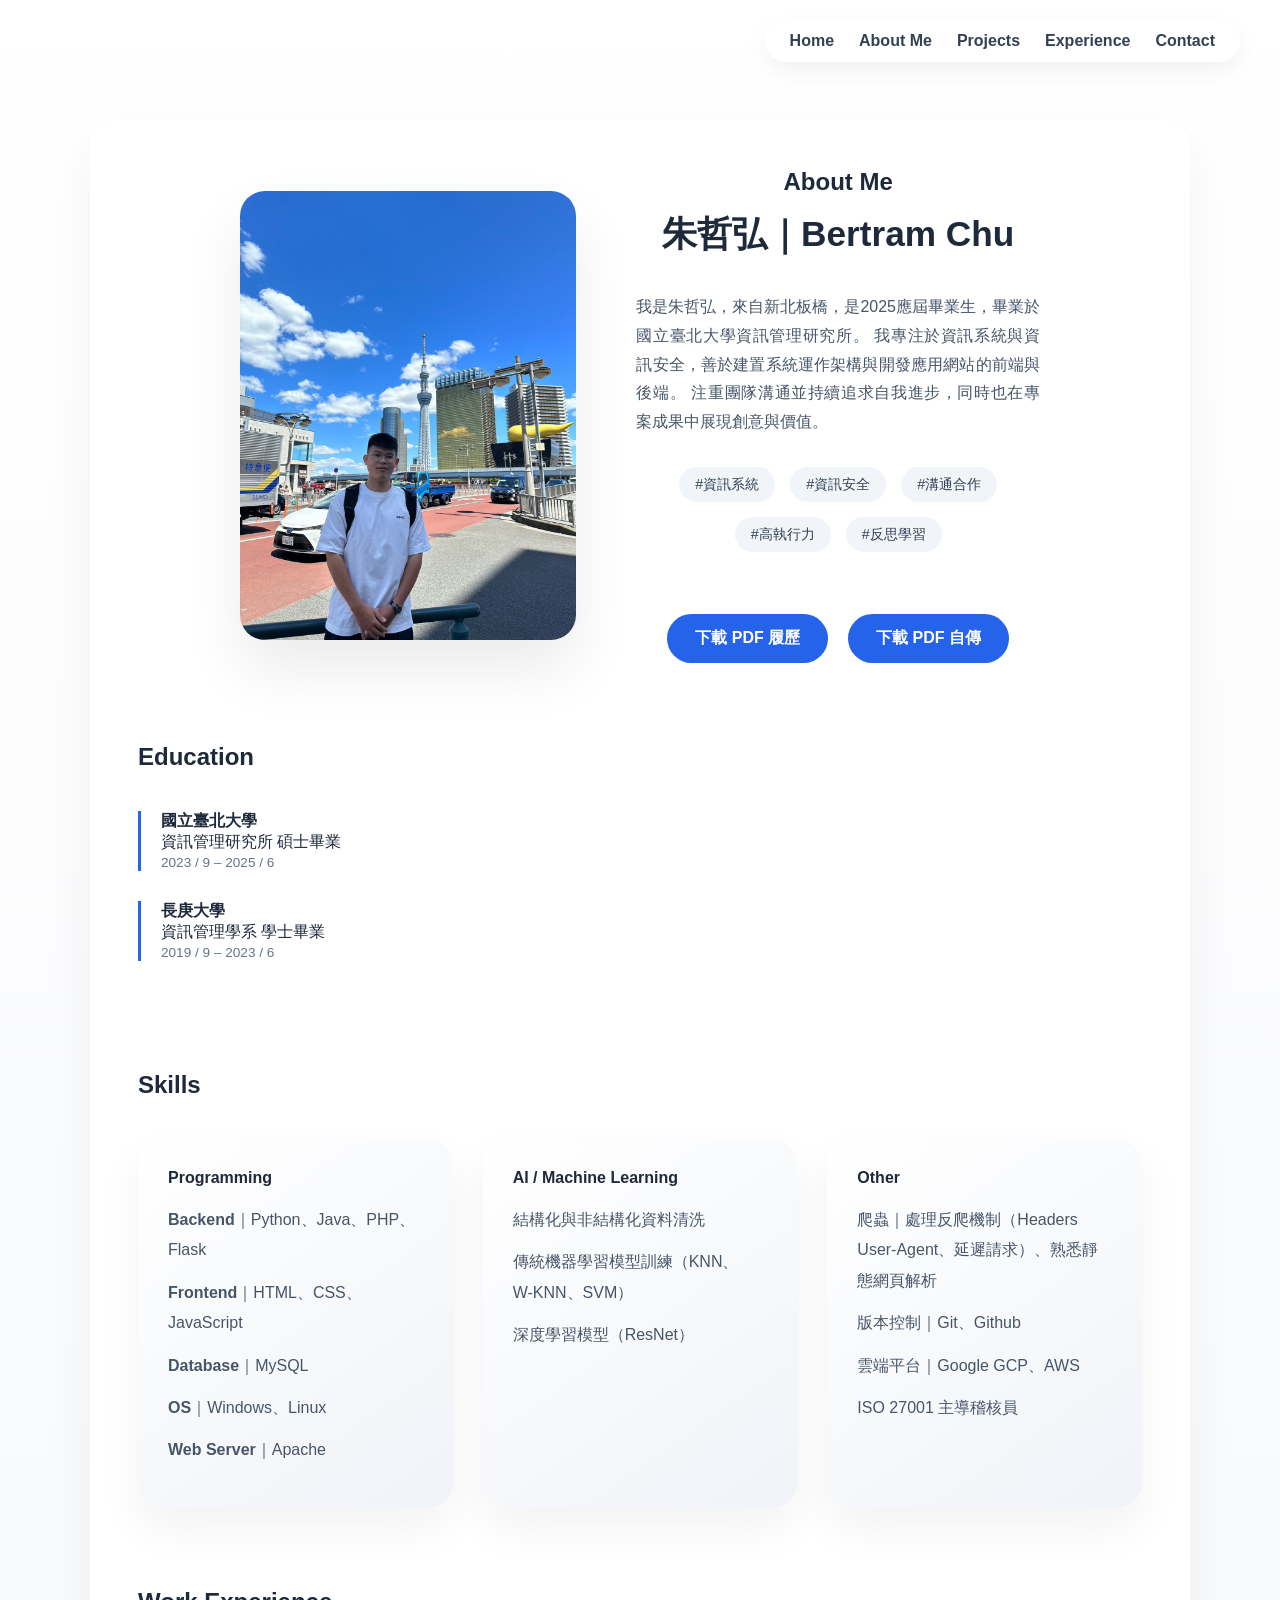
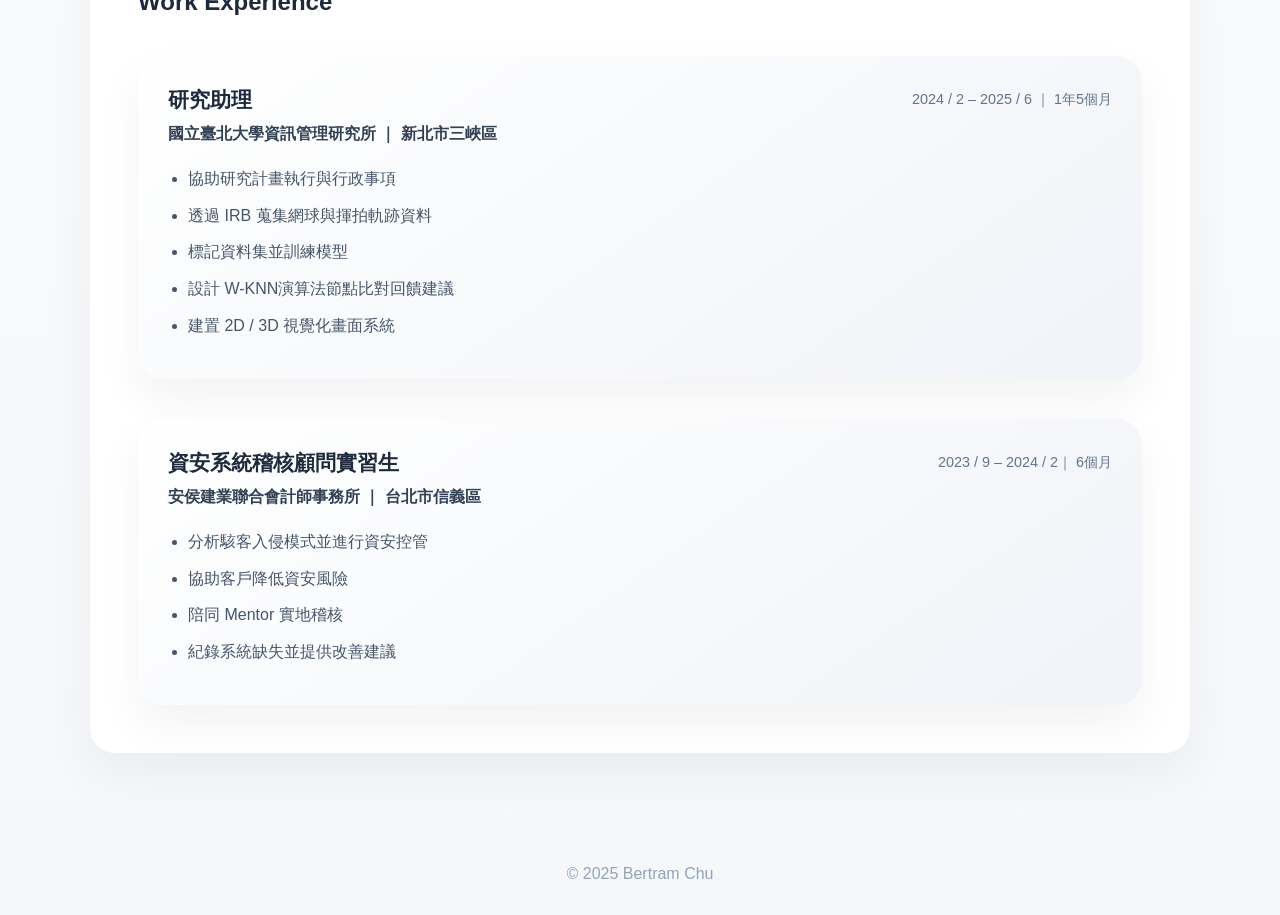
<file: about.html>
<!DOCTYPE html>
<html lang="zh-Hant">
<head>
<meta charset="UTF-8">
<meta name="viewport" content="width=device-width, initial-scale=1.0">
<title>Bertram Chu Portfolio</title>
<link rel="stylesheet" href="style.css">
</head>
<body>

<div class="header-wrapper">
<div class="nav-container">
<nav id="navMenu">
<a href="index.html">Home</a>
<a href="about.html">About Me</a>
<a href="projects.html">Projects</a>
<a href="experience.html">Experience</a>
<a href="contact.html">Contact</a>
</nav>
<div class="hamburger" onclick="toggleMenu()">
<span></span>
<span></span>
<span></span>
</div>
</div>
</div>


<div class="section-card about-wrapper">

<!-- 個人簡介區 -->
<div class="about-intro about-layout">

<!-- 左側：照片 -->
<div class="about-photo">
<img src="image/profile.jpg" alt="Bertram Chu">
</div>

<!-- 右側：文字 -->
<div class="about-content">

<h2>About Me</h2>
<h3 class="about-name">朱哲弘｜Bertram Chu</h3>

<p class="about-text">
    我是朱哲弘，來自新北板橋，是2025應屆畢業生，畢業於國立臺北大學資訊管理研究所。
    我專注於資訊系統與資訊安全，善於建置系統運作架構與開發應用網站的前端與後端。
    注重團隊溝通並持續追求自我進步，同時也在專案成果中展現創意與價值。
</p>

<div class="tag-group">
    <span>#資訊系統</span>
    <span>#資訊安全</span>
    <span>#溝通合作</span>
    <span>#高執行力</span>
    <span>#反思學習</span>
</div>

<div class="btn-group">
    <a href="assets/Bertram_Chu_Resume.pdf" class="btn" download>下載 PDF 履歷</a>
    <a href="assets/Bertram_Chu_Autobiography.pdf" class="btn" download>下載 PDF 自傳</a>
</div>

</div>
</div>

<!-- 學歷區 -->
<div class="about-block">
    <h2>Education</h2>

    <div class="timeline-item">
    <h4>國立臺北大學</h4>
    <p>資訊管理研究所 碩士畢業</p>
    <span>2023 / 9 – 2025 / 6</span>
    </div>

    <div class="timeline-item">
    <h4>長庚大學</h4>
    <p>資訊管理學系 學士畢業</p>
    <span>2019 / 9 – 2023 / 6</span>
    </div>
</div>

<!-- 專長區 -->
<div class="about-block">
    <h2>Skills</h2>

    <div class="skills-grid">

    <div class="skill-card">
        <h4>Programming</h4>
        <p><strong>Backend</strong>｜Python、Java、PHP、Flask</p>
        <p><strong>Frontend</strong>｜HTML、CSS、JavaScript</p>
        <p><strong>Database</strong>｜MySQL</p>
        <p><strong>OS</strong>｜Windows、Linux</p>
        <p><strong>Web Server</strong>｜Apache</p>
    </div>

    <div class="skill-card">
        <h4>AI / Machine Learning</h4>
        <p>結構化與非結構化資料清洗</p>
        <p>傳統機器學習模型訓練（KNN、<br>W-KNN、SVM）</p>
        <p>深度學習模型（ResNet）</p>
    </div>

    <div class="skill-card">
        <h4>Other</h4>
        <p>爬蟲｜處理反爬機制（Headers User-Agent、延遲請求）、熟悉靜態網頁解析</p>
        <p>版本控制｜Git、Github</p>
        <p>雲端平台｜Google GCP、AWS</p>
        <p>ISO 27001 主導稽核員</p>
    </div>

    </div>
</div>
<!-- 工作經驗區 -->
<div class="about-block">
<h2>Work Experience</h2>

<div class="experience-grid">

<!-- 研究助理 -->
<div class="experience-card">
    <div class="exp-header">
    <h4>研究助理</h4>
    <span>2024 / 2 – 2025 / 6 ｜ 1年5個月</span>
    </div>

    <p class="exp-company">
    國立臺北大學資訊管理研究所 ｜ 新北市三峽區
    </p>

    <ul>
    <li>協助研究計畫執行與行政事項</li>
    <li>透過 IRB 蒐集網球與揮拍軌跡資料</li>
    <li>標記資料集並訓練模型</li>
    <li>設計 W-KNN演算法節點比對回饋建議</li>
    <li>建置 2D / 3D 視覺化畫面系統</li>
    </ul>
</div>

<!-- 資安實習 -->
<div class="experience-card">
    <div class="exp-header">
    <h4>資安系統稽核顧問實習生</h4>
    <span>2023 / 9 – 2024 / 2｜ 6個月</span>
    </div>

    <p class="exp-company">
    安侯建業聯合會計師事務所 ｜ 台北市信義區
    </p>

    <ul>
    <li>分析駭客入侵模式並進行資安控管</li>
    <li>協助客戶降低資安風險</li>
    <li>陪同 Mentor 實地稽核</li>
    <li>紀錄系統缺失並提供改善建議</li>
    </ul>
</div>

</div>
</div>

</div>


<footer>© 2025 Bertram Chu</footer>
<script src="script.js"></script>
</body>
</html>
</file>
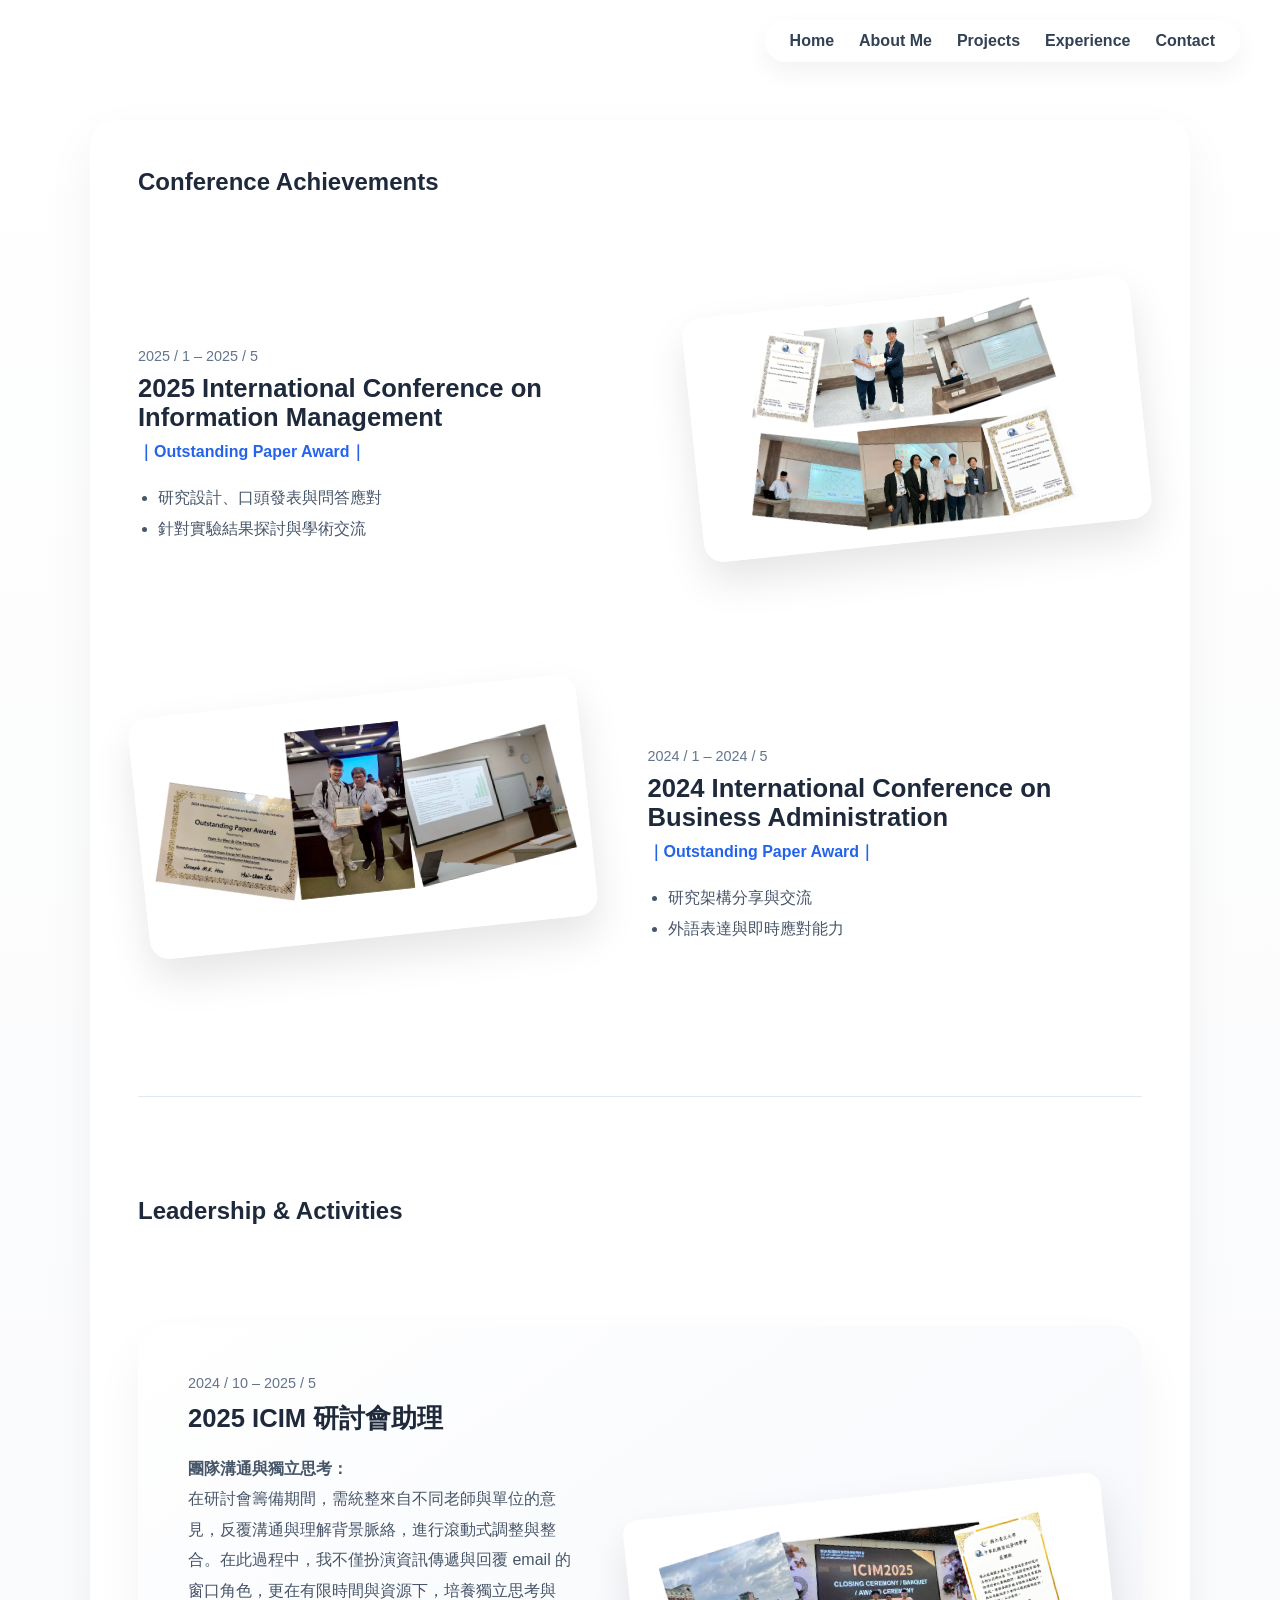
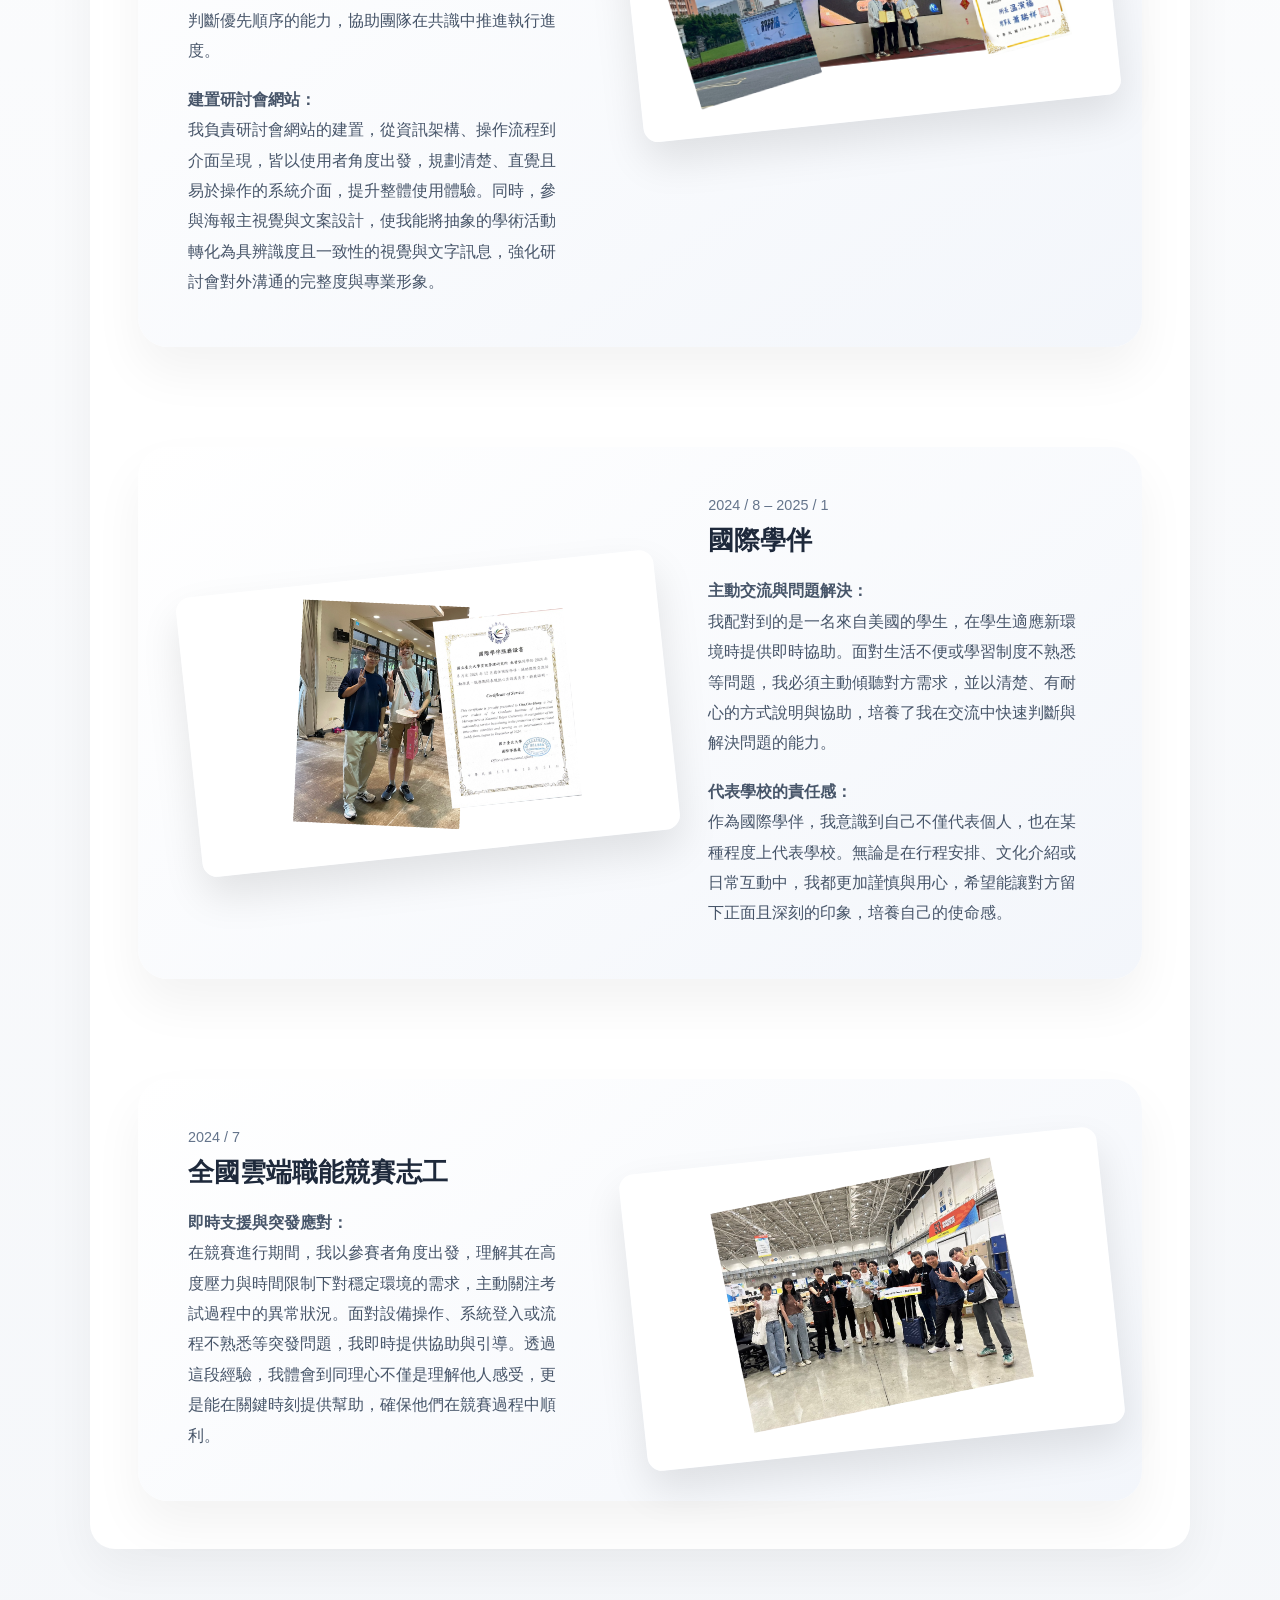
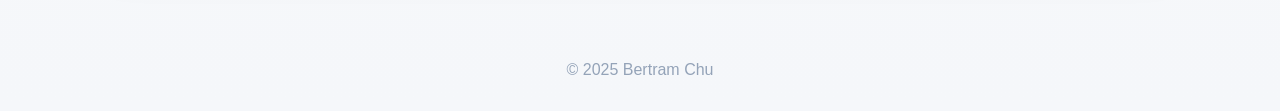
<file: experience.html>
<!DOCTYPE html>
<html lang="zh-Hant">
<head>
<meta charset="UTF-8">
<meta name="viewport" content="width=device-width, initial-scale=1.0">
<title>Bertram Chu Portfolio</title>
<link rel="stylesheet" href="style.css">
</head>
<body>

<div class="header-wrapper">
<div class="nav-container">
<nav id="navMenu">
<a href="index.html">Home</a>
<a href="about.html">About Me</a>
<a href="projects.html">Projects</a>
<a href="experience.html">Experience</a>
<a href="contact.html">Contact</a>
</nav>
<div class="hamburger" onclick="toggleMenu()">
<span></span>
<span></span>
<span></span>
</div>
</div>
</div>


<div class="section-card conference-wrapper">

<h2>Conference Achievements</h2>

<!-- ================= 2025 ICIM ================= -->
<div class="conf-block">

<div class="conf-content">
<span class="conf-date">2025 / 1 – 2025 / 5</span>
<h3>2025 International Conference on Information Management</h3>
<p class="conf-award">｜Outstanding Paper Award｜</p>

<ul>
    <li>研究設計、口頭發表與問答應對</li>
    <li>針對實驗結果探討與學術交流</li>
</ul>
</div>

<div class="conf-gallery collage">
<img src="images/icim_2025_1.png">
</div>

</div>


<!-- ================= 2024 ICBA ================= -->
<div class="conf-block reverse">

<div class="conf-content">
<span class="conf-date">2024 / 1 – 2024 / 5</span>
<h3>2024 International Conference on Business Administration</h3>
<p class="conf-award">｜Outstanding Paper Award｜</p>

<ul>
    <li>研究架構分享與交流</li>
    <li>外語表達與即時應對能力</li>
</ul>
</div>

<div class="conf-gallery collage">
<img src="images/icba_2024_1.png">
</div>

</div>

<hr class="conf-divider">

<h2>Leadership & Activities</h2>

<!-- ================= ICIM 助理 ================= -->
<div class="activity-block activity-layout">

<div class="activity-content">
<span class="conf-date">2024 / 10 – 2025 / 5</span>
<h3>2025 ICIM 研討會助理</h3>

<p class="activity-title">團隊溝通與獨立思考：</p>
<p>
    在研討會籌備期間，需統整來自不同老師與單位的意見，反覆溝通與理解背景脈絡，進行滾動式調整與整合。在此過程中，我不僅扮演資訊傳遞與回覆 email 的窗口角色，更在有限時間與資源下，培養獨立思考與判斷優先順序的能力，協助團隊在共識中推進執行進度。
</p>

<p class="activity-title">建置研討會網站：</p>
<p>
    我負責研討會網站的建置，從資訊架構、操作流程到介面呈現，皆以使用者角度出發，規劃清楚、直覺且易於操作的系統介面，提升整體使用體驗。同時，參與海報主視覺與文案設計，使我能將抽象的學術活動轉化為具辨識度且一致性的視覺與文字訊息，強化研討會對外溝通的完整度與專業形象。
</p>
</div>

<div class="activity-gallery collage">
<img src="images/icim_assistant_1.png">
</div>

</div>


<!-- ================= 國際學伴 ================= -->
<div class="activity-block activity-layout reverse">

<div class="activity-content">
<span class="conf-date">2024 / 8 – 2025 / 1</span>
<h3>國際學伴</h3>

<p class="activity-title">主動交流與問題解決：</p>
<p>
    我配對到的是一名來自美國的學生，在學生適應新環境時提供即時協助。面對生活不便或學習制度不熟悉等問題，我必須主動傾聽對方需求，並以清楚、有耐心的方式說明與協助，培養了我在交流中快速判斷與解決問題的能力。
</p>

<p class="activity-title">代表學校的責任感：</p>
<p>
    作為國際學伴，我意識到自己不僅代表個人，也在某種程度上代表學校。無論是在行程安排、文化介紹或日常互動中，我都更加謹慎與用心，希望能讓對方留下正面且深刻的印象，培養自己的使命感。
</p>
</div>

<div class="activity-gallery collage">
<img src="images/international_friend_1.png">
</div>

</div>


<!-- ================= 競賽志工 ================= -->
<div class="activity-block activity-layout">

<div class="activity-content">
<span class="conf-date">2024 / 7 </span>
<h3>全國雲端職能競賽志工</h3>

<p class="activity-title">即時支援與突發應對：</p>
<p>
    在競賽進行期間，我以參賽者角度出發，理解其在高度壓力與時間限制下對穩定環境的需求，主動關注考試過程中的異常狀況。面對設備操作、系統登入或流程不熟悉等突發問題，我即時提供協助與引導。透過這段經驗，我體會到同理心不僅是理解他人感受，更是能在關鍵時刻提供幫助，確保他們在競賽過程中順利。
</p>
</div>

<div class="activity-gallery collage">
<img src="images/cloud_competition_1.png">
</div>

</div>

</div>
</div>


<footer>© 2025 Bertram Chu</footer>
<script src="script.js"></script>
</body>
</html>
</file>
<file: style.css>
/* =====================================================
1️⃣ GLOBAL RESET & BASE
===================================================== */

* {
margin: 0;
padding: 0;
box-sizing: border-box;
}

body {
font-family: 'Segoe UI', sans-serif;
background: linear-gradient(180deg, #ffffff, #f5f7fa);
color: #1e293b;
}


/* =====================================================
2️⃣ NAVIGATION
===================================================== */

.header-wrapper {
position: fixed;
top: 20px;
right: 40px;
z-index: 1000;
}

.nav-container {
display: flex;
align-items: center;
}

nav {
display: flex;
gap: 25px;
background: rgba(255,255,255,0.85);
backdrop-filter: blur(12px);
padding: 12px 25px;
border-radius: 40px;
box-shadow: 0 10px 25px rgba(0,0,0,0.05);
}

nav a {
text-decoration: none;
color: #334155;
font-weight: 600;
}

nav a:hover {
color: #2563eb;
}

.hamburger {
display: none;
flex-direction: column;
cursor: pointer;
margin-left: 15px;
}

.hamburger span {
width: 25px;
height: 3px;
background: #334155;
margin: 4px 0;
border-radius: 2px;
}


/* =====================================================
3️⃣ HERO SECTION
===================================================== */

.hero {
height: 100vh;
display: flex;
flex-direction: column;
justify-content: center;
align-items: center;
text-align: center;
}

.hero h1 {
font-size: 3rem;
}

.hero p {
margin-top: 1rem;
font-size: 1.2rem;
color: #64748b;
}


/* =====================================================
4️⃣ COMMON COMPONENTS
===================================================== */

.btn {
margin-top: 2rem;
padding: 14px 28px;
border-radius: 30px;
background: #2563eb;
color: white;
text-decoration: none;
font-weight: bold;
display: inline-block;
transition: 0.3s;
}

.btn:hover {
background: #1d4ed8;
}

.secondary-btn {
background: #e2e8f0;
color: #1e293b;
}

.secondary-btn:hover {
background: #cbd5e1;
}

.section-card {
max-width: 1100px;
margin: 120px auto 80px auto;
padding: 3rem;
background: white;
border-radius: 25px;
box-shadow: 0 20px 50px rgba(0,0,0,0.05);
}

.btn-group {
margin-top: 30px;
display: flex;
gap: 20px;
flex-wrap: wrap;
}


/* =====================================================
5️⃣ CARD SYSTEM (Reusable)
===================================================== */

.card-grid,
.skills-grid,
.experience-grid {
display: grid;
gap: 30px;
}

.card-grid {
grid-template-columns: repeat(auto-fit, minmax(280px, 1fr));
}

.skills-grid {
grid-template-columns: repeat(auto-fit, minmax(280px, 1fr));
}

.experience-grid {
grid-template-columns: 1fr;
gap: 40px;
}

.card,
.skill-card,
.experience-card {
background: linear-gradient(145deg, #ffffff, #f0f3f8);
border-radius: 25px;
padding: 30px;
box-shadow: 0 20px 45px rgba(0,0,0,0.05);
transition: 0.3s ease;
}

.card:hover,
.skill-card:hover,
.experience-card:hover {
transform: translateY(-6px);
}


/* =====================================================
6️⃣ ABOUT SECTION
===================================================== */

.about-wrapper {
display: flex;
flex-direction: column;
gap: 80px;
}

.about-layout {
display: flex;
align-items: center;
gap: 60px;
}

.about-photo {
flex: 1;
display: flex;
justify-content: center;
}

.about-photo img {
width: 100%;
max-width: 350px;
border-radius: 25px;
box-shadow: 0 30px 60px rgba(0,0,0,0.08);
transition: 0.4s ease;
}

.about-photo img:hover {
transform: translateY(-10px);
}

.about-content {
flex: 1.2;
display: flex;
flex-direction: column;
align-items: center;
text-align: center;
}

.about-text {
    max-width: 650px;
    line-height: 1.9;
}

.about-intro {
text-align: center;
max-width: 800px;
margin: 0 auto;
}

.about-name {
font-size: 2.2rem;
margin: 15px 0;
font-weight: 700;
}

.about-text {
margin-top: 20px;
line-height: 1.8;
color: #475569;
text-align: justify;
}

.tag-group {
margin-top: 30px;
display: flex;
flex-wrap: wrap;
justify-content: center;
gap: 15px;
}

.tag-group span {
padding: 8px 16px;
background: #f1f5f9;
border-radius: 30px;
font-size: 0.9rem;
color: #334155;
transition: 0.3s;
}

.tag-group span:hover {
background: #2563eb;
color: white;
}


/* =====================================================
7️⃣ EDUCATION
===================================================== */

.about-block h2 {
margin-bottom: 40px;
}

.timeline-item {
margin-bottom: 30px;
padding-left: 20px;
border-left: 3px solid #2563eb;
}

.timeline-item span {
font-size: 0.85rem;
color: #64748b;
}


/* =====================================================
8️⃣ SKILLS
===================================================== */

.skill-card p {
margin-bottom: 12px;
line-height: 1.9;
color: #475569;
}

.skill-card h4 {
margin-bottom: 18px;
}


/* =====================================================
9️⃣ EXPERIENCE
===================================================== */

.exp-header {
display: flex;
justify-content: space-between;
align-items: center;
flex-wrap: wrap;
}

.exp-header h4 {
font-size: 1.3rem;
}

.exp-header span {
font-size: 0.9rem;
color: #64748b;
}

.exp-company {
margin-top: 10px;
font-weight: 600;
color: #334155;
}

.experience-card ul {
margin-top: 20px;
padding-left: 20px;
color: #475569;
line-height: 1.8;
}

.experience-card li {
margin-bottom: 8px;
}


/* =====================================================
🔟 GALLERY
===================================================== */

.gallery {
display: grid;
grid-template-columns: repeat(auto-fit, minmax(250px, 1fr));
gap: 20px;
}

.gallery img {
width: 100%;
border-radius: 15px;
height: 220px;
object-fit: cover;
}


/* =====================================================
11️⃣ FOOTER
===================================================== */

footer {
text-align: center;
padding: 2rem;
color: #94a3b8;
}


/* =====================================================
12️⃣ RESPONSIVE
===================================================== */

@media (max-width: 900px) {
.about-layout {
flex-direction: column;
text-align: center;
}

.about-content {
margin-top: 30px;
}
}

@media (max-width: 768px) {

nav {
position: absolute;
top: 60px;
right: 0;
flex-direction: column;
gap: 15px;
padding: 20px;
border-radius: 20px;
display: none;
}

nav.active {
display: flex;
}

.hamburger {
display: flex;
}
}

/* =====================================================
PROJECTS SECTION
===================================================== */

.projects-wrapper {
display: flex;
flex-direction: column;
gap: 100px;
}

.project-block {
display: flex;
gap: 60px;
align-items: center;
}

.project-block:nth-child(even) {
flex-direction: row-reverse;
}

.project-media {
flex: 1;
}

.carousel video {
width: 100%;
border-radius: 20px;
box-shadow: 0 20px 45px rgba(0,0,0,0.08);
margin-bottom: 20px;
}

.project-content {
flex: 1.2;
}

.project-content h3 {
font-size: 1.8rem;
margin-bottom: 10px;
}

.project-date {
display: block;
margin-bottom: 15px;
color: #64748b;
font-size: 0.9rem;
}

.project-award {
font-weight: 600;
margin-bottom: 20px;
color: #2563eb;
}

.project-content ul {
padding-left: 20px;
line-height: 1.9;
color: #475569;
}

.project-title {
font-weight: 600;
margin: 20px 0;
}

/* Thesis full width */
.full-width {
flex: 1;
}

.thesis-block {
padding-bottom: 20px;
border-bottom: 1px solid #e2e8f0;
}

/* ================= RESPONSIVE ================= */

@media (max-width: 900px) {
.project-block {
flex-direction: column !important;
}
}

/* =====================================================
CONFERENCE SECTION
===================================================== */

.conference-wrapper {
display: flex;
flex-direction: column;
gap: 100px;
}

.conf-block {
display: flex;
align-items: center;
gap: 60px;
}

.conf-block.reverse {
flex-direction: row-reverse;
}

.conf-content {
flex: 1.1;
}

.conf-date {
display: block;
margin-bottom: 10px;
color: #64748b;
font-size: 0.9rem;
}

.conf-content h3 {
font-size: 1.6rem;
margin-bottom: 10px;
}

.conf-award {
color: #2563eb;
font-weight: 600;
margin-bottom: 20px;
}

.conf-content ul {
padding-left: 20px;
line-height: 1.9;
color: #475569;
}

.conf-gallery {
flex: 1;
position: relative;
min-height: 300px;
}

.collage img {
position: relative;   /* 改這個 */
width: 100%;
max-width: 550px;     /* 放大 */
border-radius: 20px;
box-shadow: 0 20px 40px rgba(0,0,0,0.1);
}

.collage img:nth-child(1) { top: 0; left: 0; transform: rotate(-6deg); }
.collage img:nth-child(2) { top: 20px; left: 160px; transform: rotate(5deg); }
.collage img:nth-child(3) { top: 160px; left: 40px; transform: rotate(8deg); }
.collage img:nth-child(4) { top: 140px; left: 200px; transform: rotate(-4deg); }

.collage img:hover {
transform: rotate(0deg) scale(1.05);
z-index: 5;
}

.conf-divider {
border: none;
height: 1px;
background: #e2e8f0;
}

/* ================= ACTIVITY ================= */

.activity-block {
background: linear-gradient(145deg, #ffffff, #f3f6fb);
padding: 40px;
border-radius: 25px;
box-shadow: 0 20px 45px rgba(0,0,0,0.05);
}

.activity-content h3 {
margin-bottom: 15px;
}

.activity-title {
font-weight: 600;
margin-top: 15px;
color: #334155;
}

/* ================= RESPONSIVE ================= */

@media (max-width: 900px) {
.conf-block {
flex-direction: column !important;
}

.conf-gallery {
position: relative;
min-height: 400px;
}
}

/* =====================================================
ACTIVITY WITH IMAGE LAYOUT
===================================================== */

.activity-layout {
display: flex;
align-items: center;
gap: 60px;
padding: 50px;
background: linear-gradient(145deg, #ffffff, #f3f6fb);
border-radius: 30px;
box-shadow: 0 25px 50px rgba(0,0,0,0.05);
}

.activity-layout.reverse {
flex-direction: row-reverse;
}

.activity-content {
flex: 1;
}

.activity-content h3 {
font-size: 1.6rem;
margin-bottom: 15px;
}

.activity-title {
font-weight: 600;
margin-top: 18px;
color: #334155;
}

.activity-content p {
line-height: 1.9;
color: #475569;
}

.activity-gallery {
flex: 1.2;
position: relative;
min-height: 280px;
}

/* 拼貼效果 */
.activity-gallery img {
width: 480px;
border-radius: 15px;
box-shadow: 0 20px 40px rgba(0,0,0,0.1);
position: absolute;
transition: 0.4s;
}

.activity-gallery img:nth-child(1) {
top: 0;
left: 0;
transform: rotate(-6deg);
}

.activity-gallery img:nth-child(2) {
top: 40px;
left: 150px;
transform: rotate(6deg);
}

.activity-gallery img:nth-child(3) {
top: 150px;
left: 60px;
transform: rotate(10deg);
}

.activity-gallery img:hover {
transform: rotate(0deg) scale(1.08);
z-index: 5;
}

/* ================= RESPONSIVE ================= */

@media (max-width: 900px) {
.activity-layout {
flex-direction: column !important;
text-align: center;
}

.activity-gallery {
position: relative;
min-height: auto;
display: flex;
flex-direction: column;
align-items: justify;
gap: 20px;
}

.activity-content p {
    text-align: justify;
    text-justify: inter-word;
}

.activity-gallery img {
position: relative;   /* 關鍵：取消 absolute */
width: 90%;
max-width: 400px;
transform: none;      /* 取消旋轉 */
}
}

/* ================= CONTACT PAGE ================= */

.contact-layout {
display: flex;
align-items: center;
justify-content: space-between;
gap: 80px;
}

.contact-intro {
flex: 1;
}

.contact-intro h2 {
font-size: 2rem;
margin-bottom: 20px;
}

.contact-intro p {
color: #64748b;
line-height: 1.8;
}

.contact-info {
flex: 1;
display: flex;
flex-direction: column;
gap: 25px;
}

.contact-item span {
display: block;
font-size: 0.9rem;
color: #94a3b8;
margin-bottom: 5px;
}

.contact-item a {
font-size: 1.1rem;
font-weight: 600;
color: #1e293b;
text-decoration: none;
transition: 0.3s;
}

.contact-item a:hover {
color: #2563eb;
}

/* 手機版 */
@media (max-width: 900px) {
.contact-layout {
flex-direction: column;
text-align: center;
}
}
</file>
